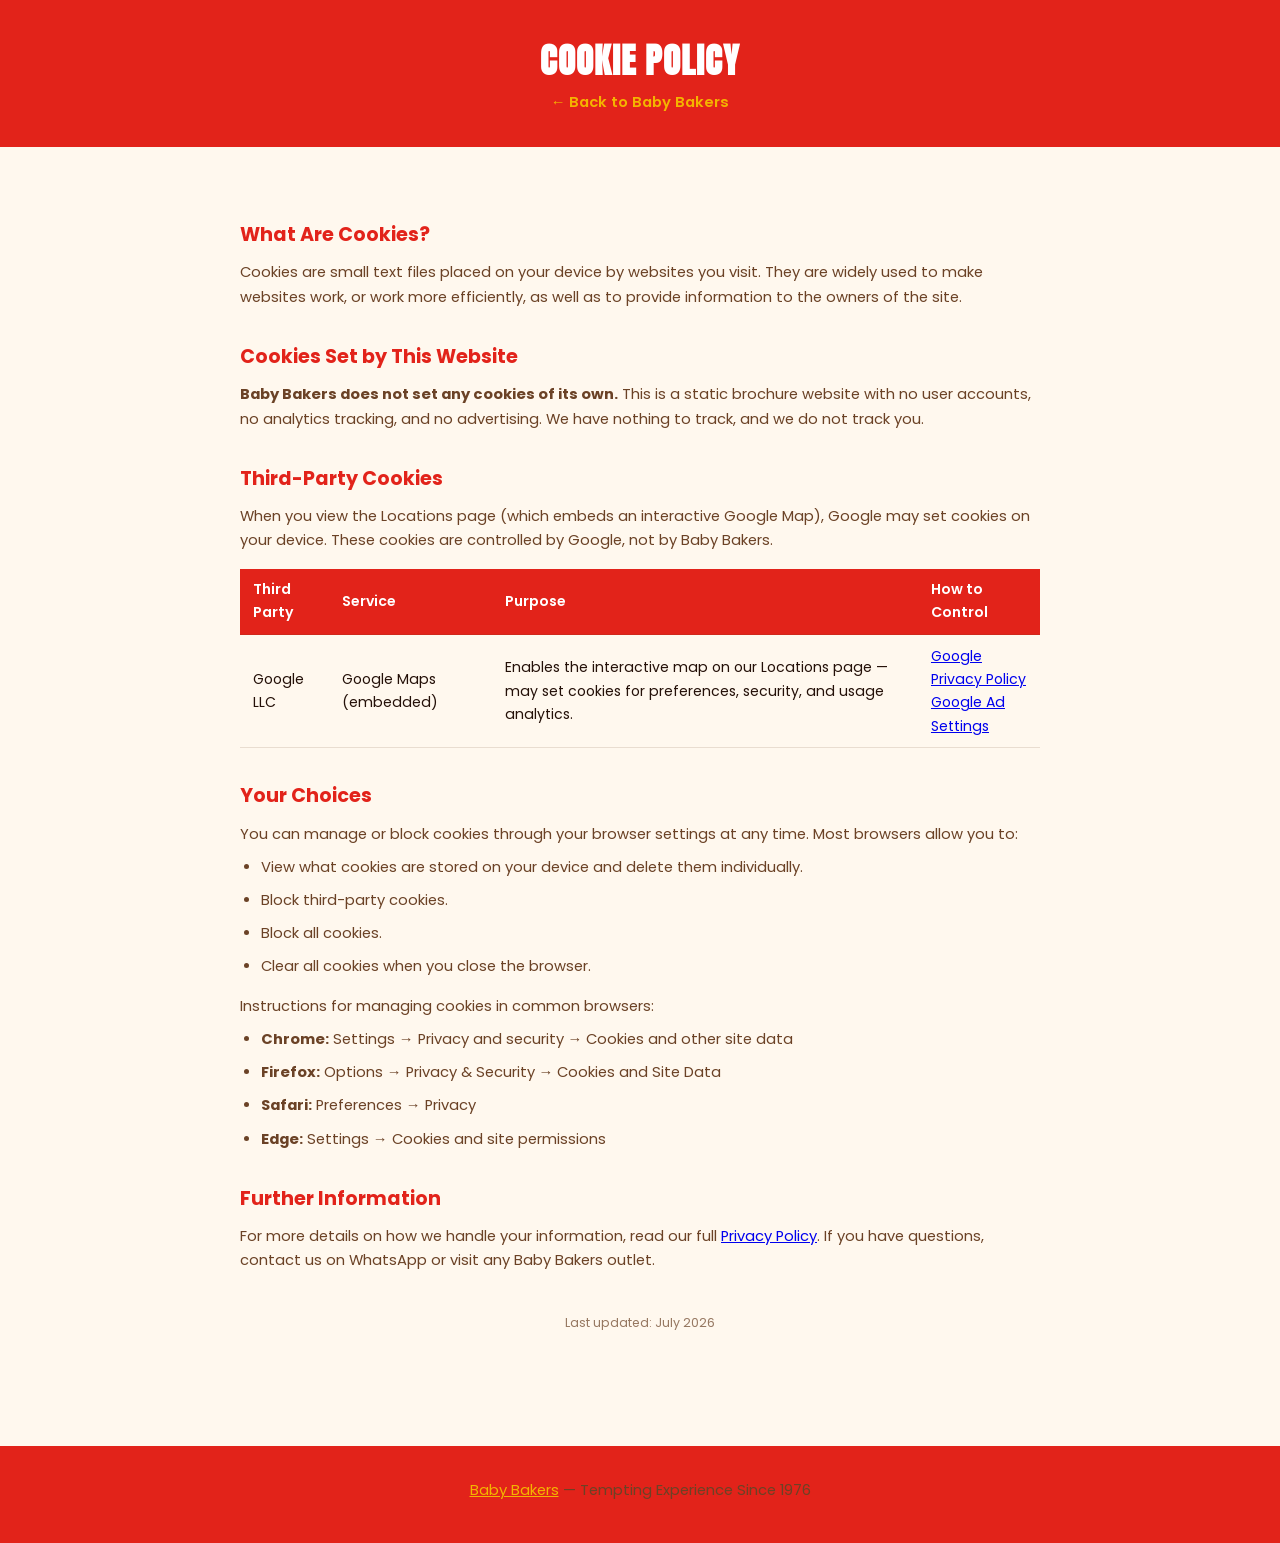
<file: cookies.html>
<!DOCTYPE html>
<html lang="en">
<head>
<meta charset="UTF-8">
<meta name="viewport" content="width=device-width, initial-scale=1.0">
<title>Cookie Policy — Baby Bakers</title>
<meta name="robots" content="noindex">
<link href="https://fonts.googleapis.com/css2?family=Anton&family=Poppins:wght@400;600;700&display=swap" rel="stylesheet">
<style>
  :root{--red:#E2231A;--gold:#F4B400;--cream:#FFF8EE;--brown:#6B4226;--ink:#241008}
  *{margin:0;padding:0;box-sizing:border-box}
  body{font-family:'Poppins',sans-serif;background:var(--cream);color:var(--ink);line-height:1.65}
  .container{width:min(800px,90%);margin:0 auto}
  header{background:var(--red);color:#fff;padding:2rem 0 1.5rem;text-align:center}
  header a{color:var(--gold);text-decoration:none;font-weight:600}
  h1{font-family:'Anton',sans-serif;font-size:clamp(1.5rem,3.5vw,2.2rem);letter-spacing:.03em;text-transform:uppercase}
  h2{color:var(--red);font-size:1.2rem;margin:2rem 0 .6rem;font-weight:700}
  p,li{font-size:.92rem;color:var(--brown);margin-bottom:.55rem}
  ul{padding-left:1.3rem;margin:.5rem 0 1rem}
  table{width:100%;border-collapse:collapse;margin:1rem 0}
  th,td{padding:.6rem .8rem;text-align:left;font-size:.88rem;border-bottom:1px solid rgba(107,66,38,.15)}
  th{background:var(--red);color:#fff;font-weight:600}
  .last-updated{font-size:.78rem;color:var(--brown);opacity:.7;margin-top:2.5rem;text-align:center}
  footer{background:var(--red);color:#fff;text-align:center;padding:2rem 0;margin-top:4rem;font-size:.85rem}
  footer a{color:var(--gold)}
</style>
</head>
<body>
<header>
  <div class="container">
    <h1>Cookie Policy</h1>
    <p><a href="index.html">&larr; Back to Baby Bakers</a></p>
  </div>
</header>

<div class="container" style="padding:2.5rem 0">

  <h2>What Are Cookies?</h2>
  <p>Cookies are small text files placed on your device by websites you visit. They are widely used to make websites work, or work more efficiently, as well as to provide information to the owners of the site.</p>

  <h2>Cookies Set by This Website</h2>
  <p><strong>Baby Bakers does not set any cookies of its own.</strong> This is a static brochure website with no user accounts, no analytics tracking, and no advertising. We have nothing to track, and we do not track you.</p>

  <h2>Third-Party Cookies</h2>
  <p>When you view the Locations page (which embeds an interactive Google Map), Google may set cookies on your device. These cookies are controlled by Google, not by Baby Bakers.</p>

  <table>
    <tr><th>Third Party</th><th>Service</th><th>Purpose</th><th>How to Control</th></tr>
    <tr>
      <td>Google LLC</td>
      <td>Google Maps (embedded)</td>
      <td>Enables the interactive map on our Locations page — may set cookies for preferences, security, and usage analytics.</td>
      <td><a href="https://policies.google.com/privacy" target="_blank" rel="noopener">Google Privacy Policy</a><br><a href="https://adssettings.google.com" target="_blank" rel="noopener">Google Ad Settings</a></td>
    </tr>
  </table>

  <h2>Your Choices</h2>
  <p>You can manage or block cookies through your browser settings at any time. Most browsers allow you to:</p>
  <ul>
    <li>View what cookies are stored on your device and delete them individually.</li>
    <li>Block third-party cookies.</li>
    <li>Block all cookies.</li>
    <li>Clear all cookies when you close the browser.</li>
  </ul>
  <p>Instructions for managing cookies in common browsers:</p>
  <ul>
    <li><strong>Chrome:</strong> Settings &rarr; Privacy and security &rarr; Cookies and other site data</li>
    <li><strong>Firefox:</strong> Options &rarr; Privacy &amp; Security &rarr; Cookies and Site Data</li>
    <li><strong>Safari:</strong> Preferences &rarr; Privacy</li>
    <li><strong>Edge:</strong> Settings &rarr; Cookies and site permissions</li>
  </ul>

  <h2>Further Information</h2>
  <p>For more details on how we handle your information, read our full <a href="privacy.html">Privacy Policy</a>. If you have questions, contact us on WhatsApp or visit any Baby Bakers outlet.</p>

  <p class="last-updated">Last updated: July 2026</p>
</div>

<footer>
  <p><a href="index.html">Baby Bakers</a> — Tempting Experience Since 1976</p>
</footer>
</body>
</html>
</file>
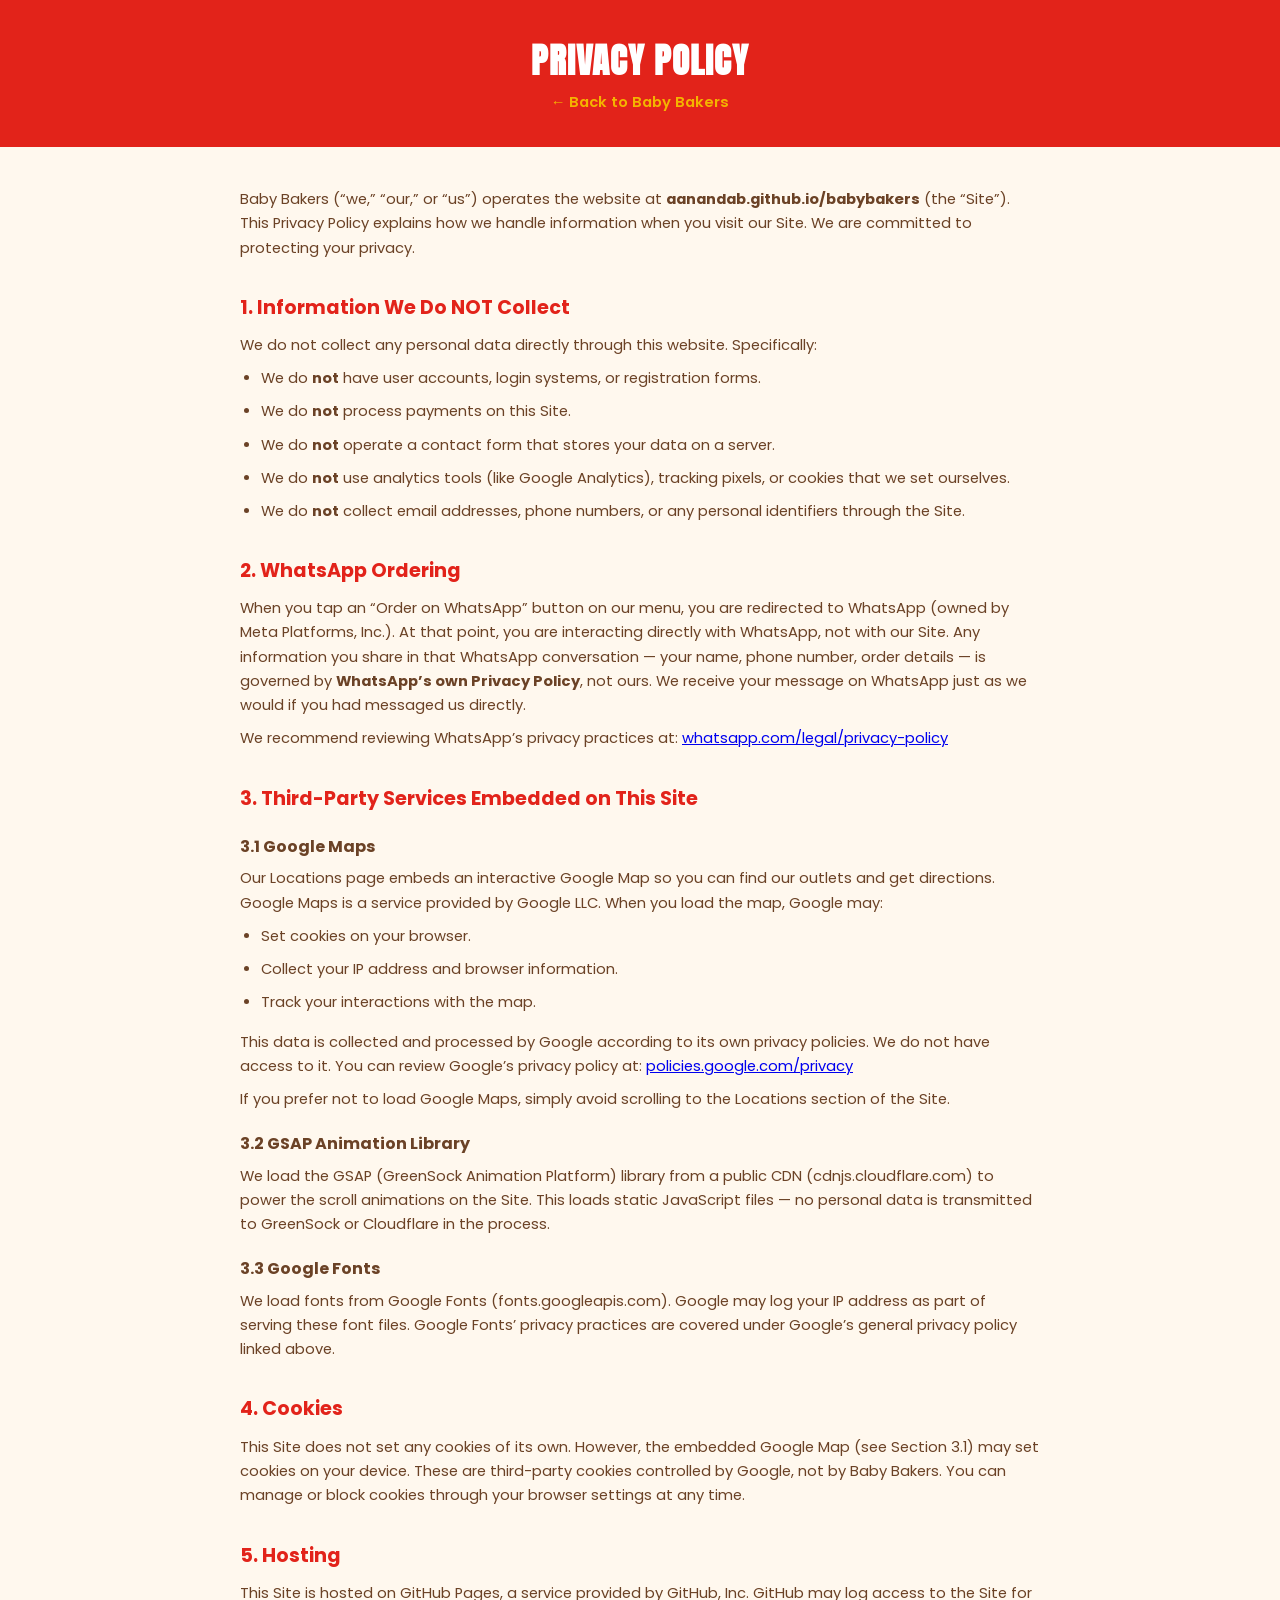
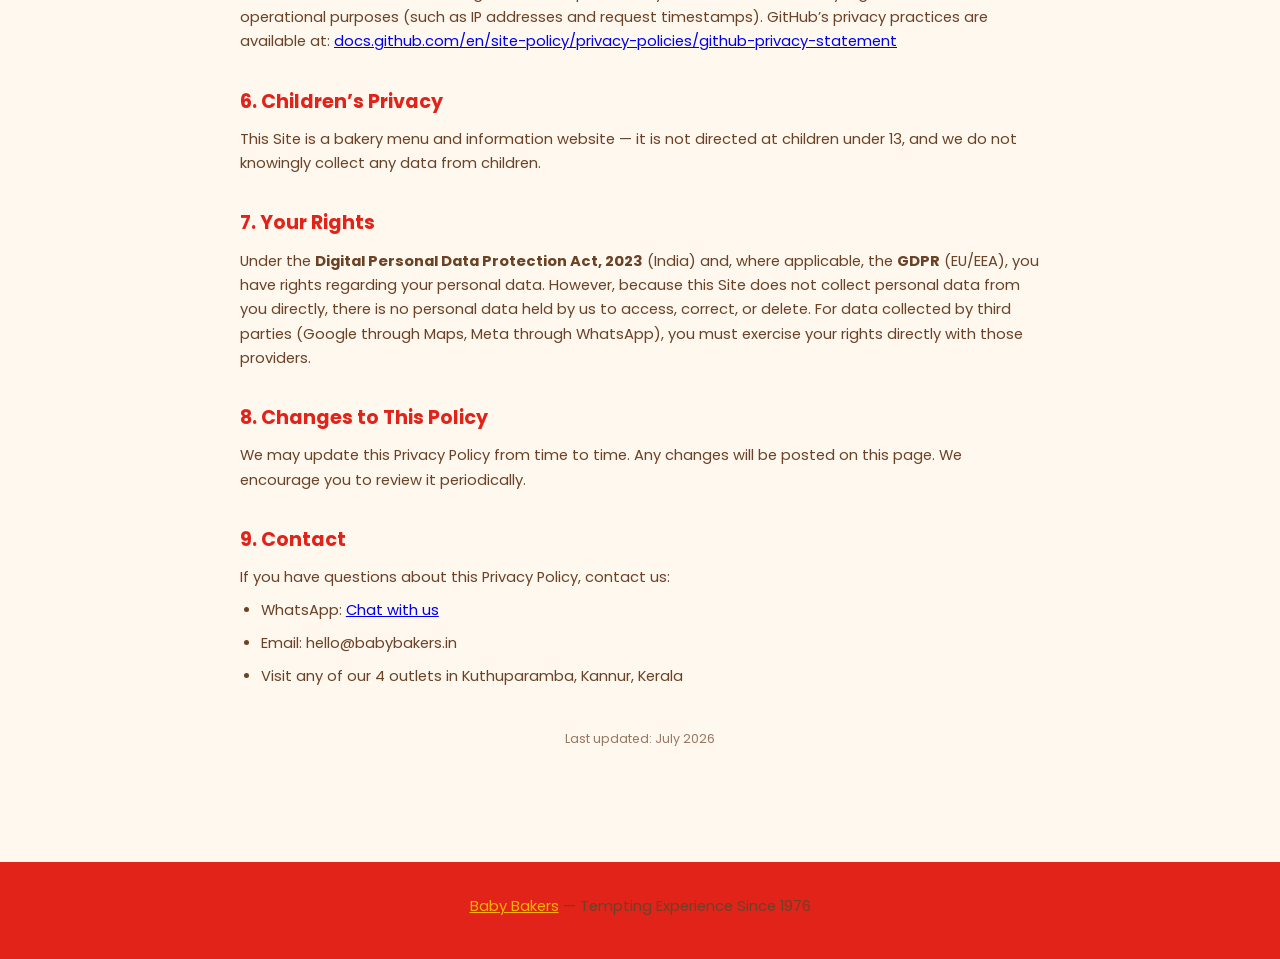
<file: privacy.html>
<!DOCTYPE html>
<html lang="en">
<head>
<meta charset="UTF-8">
<meta name="viewport" content="width=device-width, initial-scale=1.0">
<title>Privacy Policy — Baby Bakers</title>
<meta name="robots" content="noindex">
<link href="https://fonts.googleapis.com/css2?family=Anton&family=Poppins:wght@400;600;700&display=swap" rel="stylesheet">
<style>
  :root{--red:#E2231A;--gold:#F4B400;--cream:#FFF8EE;--brown:#6B4226;--ink:#241008}
  *{margin:0;padding:0;box-sizing:border-box}
  body{font-family:'Poppins',sans-serif;background:var(--cream);color:var(--ink);line-height:1.65}
  .container{width:min(800px,90%);margin:0 auto}
  header{background:var(--red);color:#fff;padding:2rem 0 1.5rem;text-align:center}
  header a{color:var(--gold);text-decoration:none;font-weight:600}
  h1{font-family:'Anton',sans-serif;font-size:clamp(1.5rem,3.5vw,2.2rem);letter-spacing:.03em;text-transform:uppercase}
  h2{color:var(--red);font-size:1.2rem;margin:2rem 0 .6rem;font-weight:700}
  h3{color:var(--brown);font-size:1rem;margin:1.2rem 0 .4rem;font-weight:700}
  p,li{font-size:.92rem;color:var(--brown);margin-bottom:.55rem}
  ul{padding-left:1.3rem;margin:.5rem 0 1rem}
  .last-updated{font-size:.78rem;color:var(--brown);opacity:.7;margin-top:2.5rem;text-align:center}
  footer{background:var(--red);color:#fff;text-align:center;padding:2rem 0;margin-top:4rem;font-size:.85rem}
  footer a{color:var(--gold)}
</style>
</head>
<body>
<header>
  <div class="container">
    <h1>Privacy Policy</h1>
    <p><a href="index.html">&larr; Back to Baby Bakers</a></p>
  </div>
</header>

<div class="container" style="padding:2.5rem 0">

  <p>Baby Bakers (&ldquo;we,&rdquo; &ldquo;our,&rdquo; or &ldquo;us&rdquo;) operates the website at <strong>aanandab.github.io/babybakers</strong> (the &ldquo;Site&rdquo;). This Privacy Policy explains how we handle information when you visit our Site. We are committed to protecting your privacy.</p>

  <h2>1. Information We Do NOT Collect</h2>
  <p>We do not collect any personal data directly through this website. Specifically:</p>
  <ul>
    <li>We do <strong>not</strong> have user accounts, login systems, or registration forms.</li>
    <li>We do <strong>not</strong> process payments on this Site.</li>
    <li>We do <strong>not</strong> operate a contact form that stores your data on a server.</li>
    <li>We do <strong>not</strong> use analytics tools (like Google Analytics), tracking pixels, or cookies that we set ourselves.</li>
    <li>We do <strong>not</strong> collect email addresses, phone numbers, or any personal identifiers through the Site.</li>
  </ul>

  <h2>2. WhatsApp Ordering</h2>
  <p>When you tap an &ldquo;Order on WhatsApp&rdquo; button on our menu, you are redirected to WhatsApp (owned by Meta Platforms, Inc.). At that point, you are interacting directly with WhatsApp, not with our Site. Any information you share in that WhatsApp conversation — your name, phone number, order details — is governed by <strong>WhatsApp&rsquo;s own Privacy Policy</strong>, not ours. We receive your message on WhatsApp just as we would if you had messaged us directly.</p>
  <p>We recommend reviewing WhatsApp&rsquo;s privacy practices at: <a href="https://www.whatsapp.com/legal/privacy-policy" target="_blank" rel="noopener">whatsapp.com/legal/privacy-policy</a></p>

  <h2>3. Third-Party Services Embedded on This Site</h2>

  <h3>3.1 Google Maps</h3>
  <p>Our Locations page embeds an interactive Google Map so you can find our outlets and get directions. Google Maps is a service provided by Google LLC. When you load the map, Google may:</p>
  <ul>
    <li>Set cookies on your browser.</li>
    <li>Collect your IP address and browser information.</li>
    <li>Track your interactions with the map.</li>
  </ul>
  <p>This data is collected and processed by Google according to its own privacy policies. We do not have access to it. You can review Google&rsquo;s privacy policy at: <a href="https://policies.google.com/privacy" target="_blank" rel="noopener">policies.google.com/privacy</a></p>
  <p>If you prefer not to load Google Maps, simply avoid scrolling to the Locations section of the Site.</p>

  <h3>3.2 GSAP Animation Library</h3>
  <p>We load the GSAP (GreenSock Animation Platform) library from a public CDN (cdnjs.cloudflare.com) to power the scroll animations on the Site. This loads static JavaScript files — no personal data is transmitted to GreenSock or Cloudflare in the process.</p>

  <h3>3.3 Google Fonts</h3>
  <p>We load fonts from Google Fonts (fonts.googleapis.com). Google may log your IP address as part of serving these font files. Google Fonts&rsquo; privacy practices are covered under Google&rsquo;s general privacy policy linked above.</p>

  <h2>4. Cookies</h2>
  <p>This Site does not set any cookies of its own. However, the embedded Google Map (see Section 3.1) may set cookies on your device. These are third-party cookies controlled by Google, not by Baby Bakers. You can manage or block cookies through your browser settings at any time.</p>

  <h2>5. Hosting</h2>
  <p>This Site is hosted on GitHub Pages, a service provided by GitHub, Inc. GitHub may log access to the Site for operational purposes (such as IP addresses and request timestamps). GitHub&rsquo;s privacy practices are available at: <a href="https://docs.github.com/en/site-policy/privacy-policies/github-privacy-statement" target="_blank" rel="noopener">docs.github.com/en/site-policy/privacy-policies/github-privacy-statement</a></p>

  <h2>6. Children&rsquo;s Privacy</h2>
  <p>This Site is a bakery menu and information website — it is not directed at children under 13, and we do not knowingly collect any data from children.</p>

  <h2>7. Your Rights</h2>
  <p>Under the <strong>Digital Personal Data Protection Act, 2023</strong> (India) and, where applicable, the <strong>GDPR</strong> (EU/EEA), you have rights regarding your personal data. However, because this Site does not collect personal data from you directly, there is no personal data held by us to access, correct, or delete. For data collected by third parties (Google through Maps, Meta through WhatsApp), you must exercise your rights directly with those providers.</p>

  <h2>8. Changes to This Policy</h2>
  <p>We may update this Privacy Policy from time to time. Any changes will be posted on this page. We encourage you to review it periodically.</p>

  <h2>9. Contact</h2>
  <p>If you have questions about this Privacy Policy, contact us:</p>
  <ul>
    <li>WhatsApp: <a href="https://wa.me/910000000000" target="_blank" rel="noopener">Chat with us</a></li>
    <li>Email: hello@babybakers.in</li>
    <li>Visit any of our 4 outlets in Kuthuparamba, Kannur, Kerala</li>
  </ul>

  <p class="last-updated">Last updated: July 2026</p>
</div>

<footer>
  <p><a href="index.html">Baby Bakers</a> — Tempting Experience Since 1976</p>
</footer>
</body>
</html>
</file>
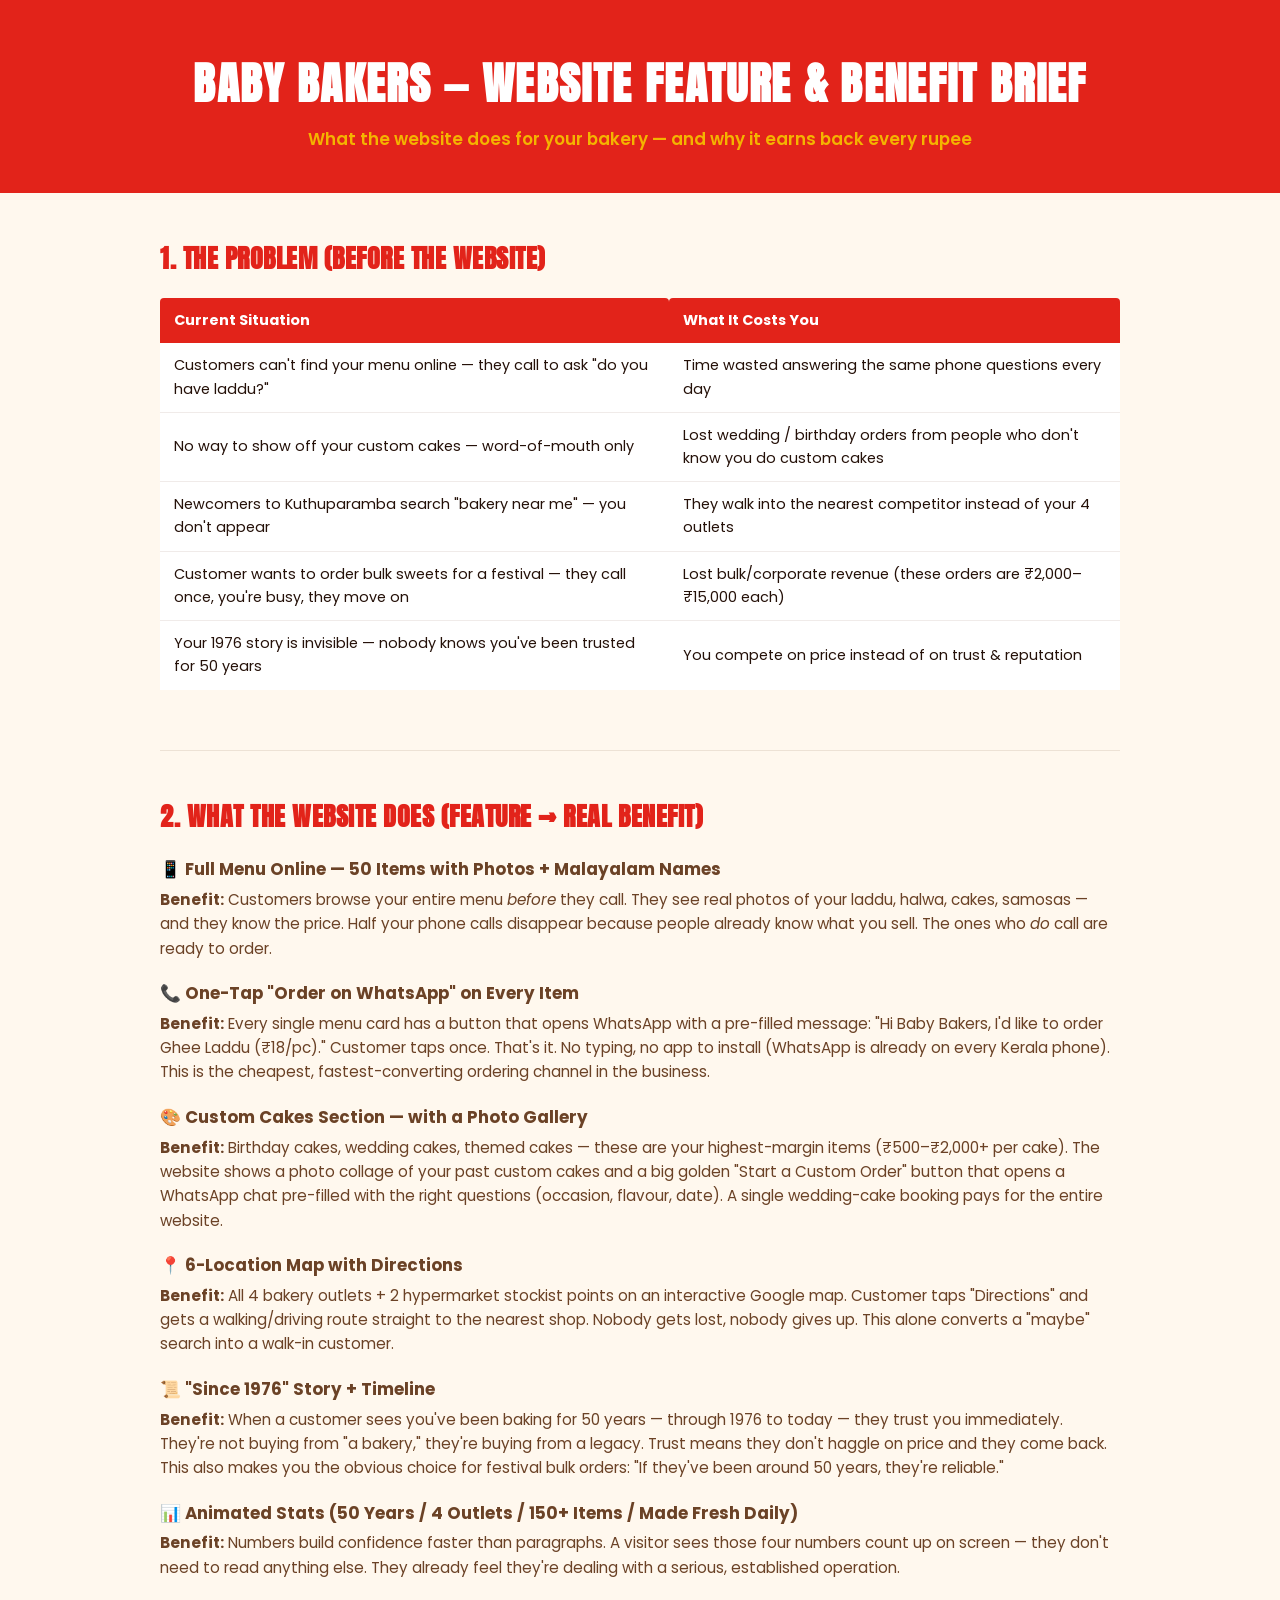
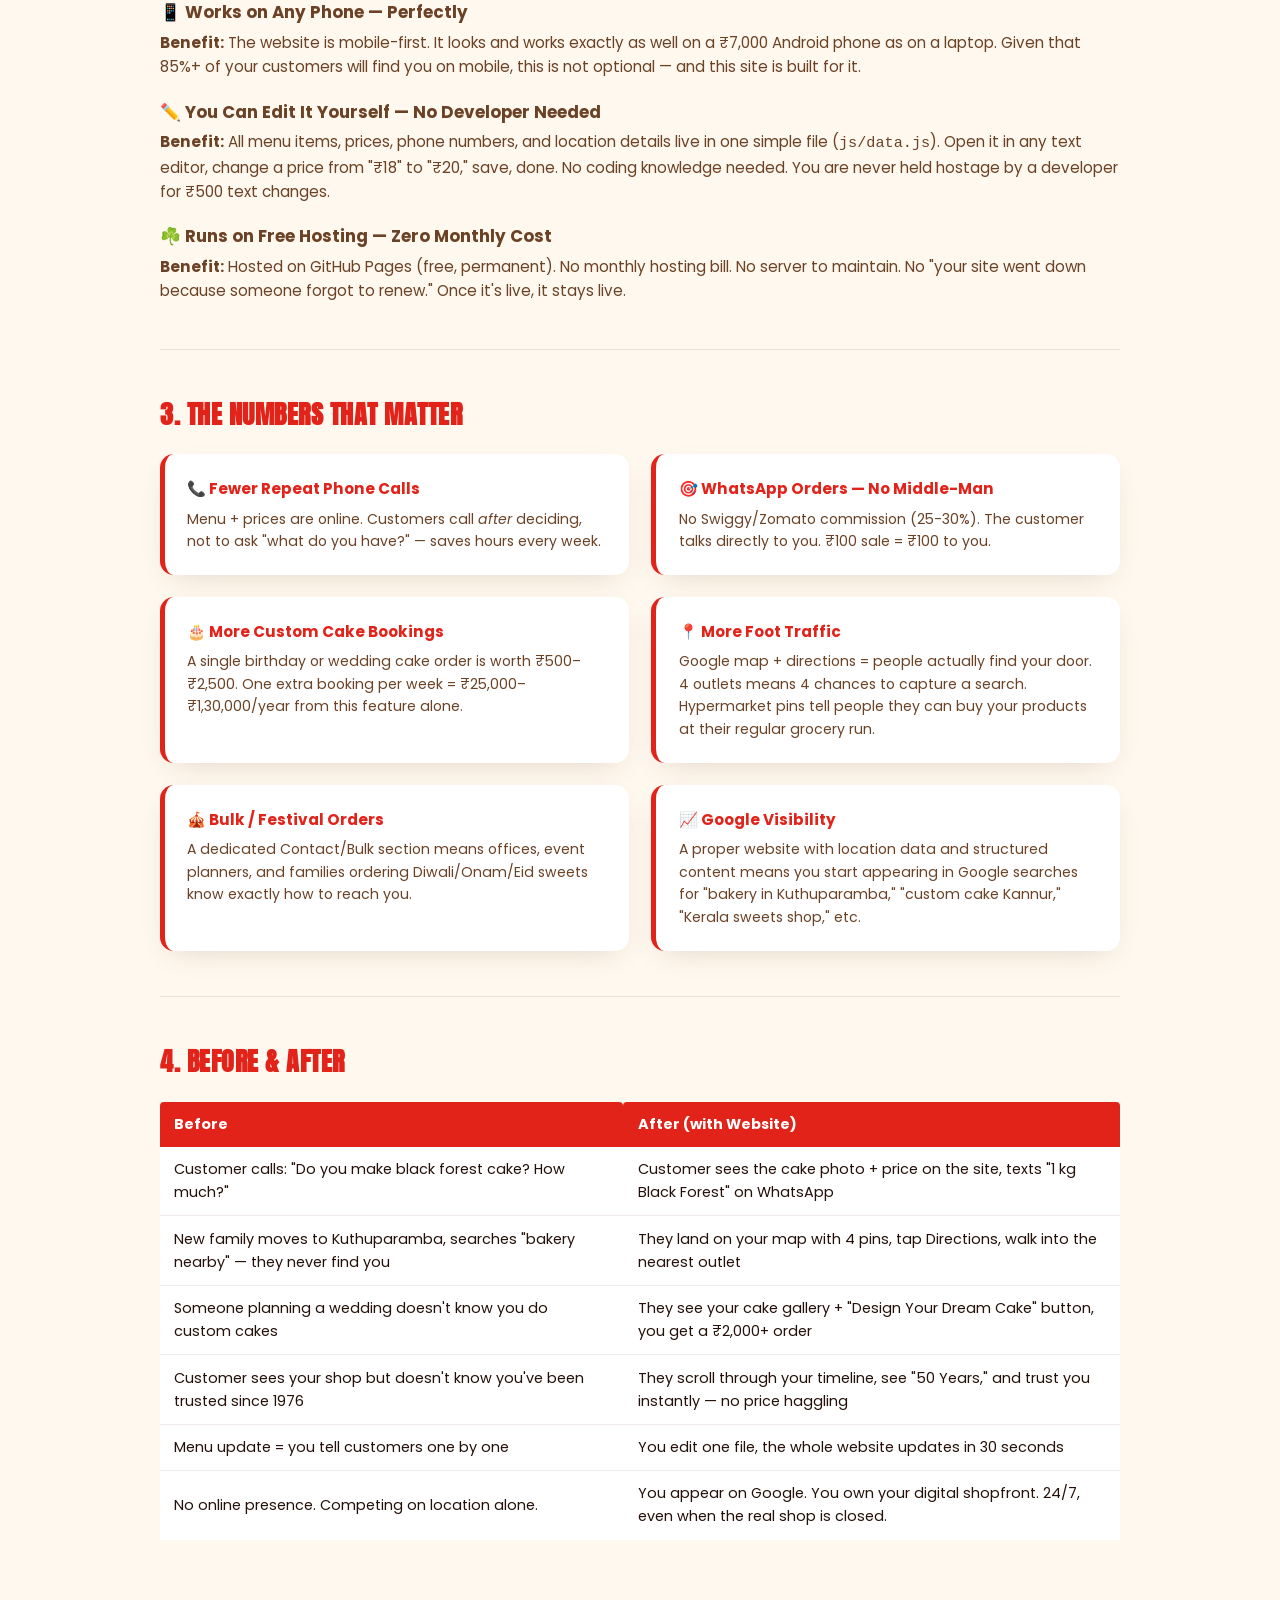
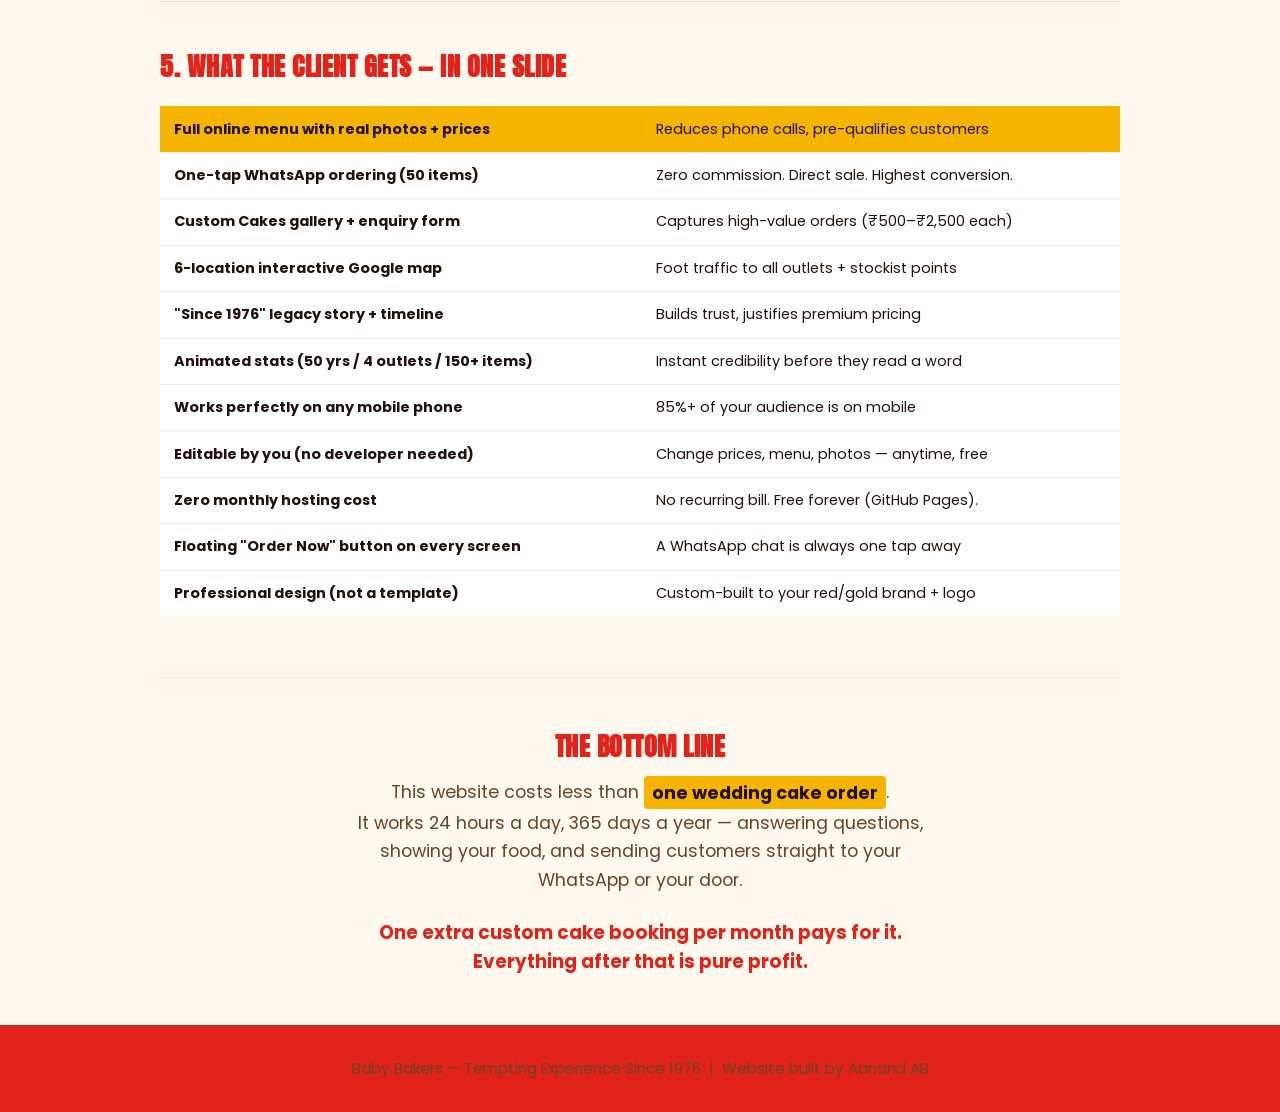
<file: proposal.html>
<!DOCTYPE html>
<html lang="en">
<head>
<meta charset="UTF-8">
<meta name="viewport" content="width=device-width, initial-scale=1.0">
<title>Baby Bakers — Website Proposal & Feature Brief</title>
<link href="https://fonts.googleapis.com/css2?family=Anton&family=Poppins:wght@400;600;700;800&display=swap" rel="stylesheet">
<style>
  :root{--red:#E2231A;--gold:#F4B400;--cream:#FFF8EE;--brown:#6B4226;--ink:#241008}
  *{margin:0;padding:0;box-sizing:border-box}
  body{font-family:'Poppins',sans-serif;background:var(--cream);color:var(--ink);line-height:1.6}
  .container{width:min(960px,92%);margin:0 auto}
  header{background:var(--red);color:#fff;padding:3rem 0 2.5rem;text-align:center}
  header h1{font-family:'Anton',sans-serif;font-size:clamp(1.8rem,5vw,2.8rem);letter-spacing:.03em;text-transform:uppercase}
  header .sub{color:var(--gold);font-size:1.05rem;margin-top:.4rem;font-weight:600}
  section{padding:2.8rem 0;border-bottom:1px solid rgba(107,66,38,.12)}
  section:last-child{border:none}
  h2{font-family:'Anton',sans-serif;color:var(--red);font-size:1.6rem;text-transform:uppercase;letter-spacing:.02em;margin-bottom:1.2rem}
  h3{font-weight:700;font-size:1.05rem;color:var(--brown);margin:1.2rem 0 .3rem}
  p,li{color:var(--brown);font-size:.95rem}
  ul{padding-left:1.3rem;margin:.5rem 0 1rem}
  li{margin-bottom:.35rem}
  .benefit-grid{display:grid;grid-template-columns:1fr 1fr;gap:1.4rem;margin-top:1rem}
  .card{background:#fff;border-radius:14px;padding:1.4rem;box-shadow:0 10px 28px -14px rgba(107,66,38,.25);border-left:5px solid var(--red)}
  .card h4{color:var(--red);font-weight:700;margin-bottom:.4rem;font-size:.95rem}
  .card p{font-size:.88rem;color:var(--brown)}
  table{width:100%;border-collapse:collapse;margin:1rem 0}
  th,td{padding:.7rem .9rem;text-align:left;font-size:.9rem}
  th{background:var(--red);color:#fff;font-weight:700;border-radius:4px 4px 0 0}
  td{background:#fff;border-bottom:1px solid rgba(107,66,38,.1)}
  tr:last-child td{border-bottom:none}
  .highlight{background:var(--gold);color:var(--ink);font-weight:700;padding:.15rem .5rem;border-radius:4px;display:inline-block}
  .cta-strip{text-align:center;padding:3rem 0 1.5rem}
  .cta-strip p{font-size:1.1rem;color:var(--brown);max-width:580px;margin:0 auto 1.5rem}
  footer{background:var(--red);color:#fff;text-align:center;padding:2rem 0;font-size:.85rem}
  footer a{color:var(--gold)}
  @media(max-width:600px){.benefit-grid{grid-template-columns:1fr}}
  @media print{
    body{background:#fff}
    header,footer{-webkit-print-color-adjust:exact;print-color-adjust:exact}
    .benefit-grid{grid-template-columns:1fr 1fr}
  }
</style>
</head>
<body>

<header>
  <div class="container">
    <h1>Baby Bakers — Website Feature &amp; Benefit Brief</h1>
    <p class="sub">What the website does for your bakery — and why it earns back every rupee</p>
  </div>
</header>

<div class="container">

<!-- ===== SECTION 1: THE PROBLEM ===== -->
<section>
  <h2>1. The Problem (Before the Website)</h2>
  <table>
    <tr><th>Current Situation</th><th>What It Costs You</th></tr>
    <tr><td>Customers can't find your menu online — they call to ask "do you have laddu?"</td><td>Time wasted answering the same phone questions every day</td></tr>
    <tr><td>No way to show off your custom cakes &mdash; word-of-mouth only</td><td>Lost wedding / birthday orders from people who don't know you do custom cakes</td></tr>
    <tr><td>Newcomers to Kuthuparamba search "bakery near me" &mdash; you don't appear</td><td>They walk into the nearest competitor instead of your 4 outlets</td></tr>
    <tr><td>Customer wants to order bulk sweets for a festival — they call once, you're busy, they move on</td><td>Lost bulk/corporate revenue (these orders are ₹2,000–₹15,000 each)</td></tr>
    <tr><td>Your 1976 story is invisible — nobody knows you've been trusted for 50 years</td><td>You compete on price instead of on trust &amp; reputation</td></tr>
  </table>
</section>

<!-- ===== SECTION 2: THE SOLUTION ===== -->
<section>
  <h2>2. What the Website Does (Feature &rarr; Real Benefit)</h2>

  <h3>&#x1f4f1; Full Menu Online — 50 Items with Photos + Malayalam Names</h3>
  <p><strong>Benefit:</strong> Customers browse your entire menu <em>before</em> they call. They see real photos of your laddu, halwa, cakes, samosas — and they know the price. Half your phone calls disappear because people already know what you sell. The ones who <em>do</em> call are ready to order.</p>

  <h3>&#x1f4de; One-Tap "Order on WhatsApp" on Every Item</h3>
  <p><strong>Benefit:</strong> Every single menu card has a button that opens WhatsApp with a pre-filled message: "Hi Baby Bakers, I'd like to order Ghee Laddu (₹18/pc)." Customer taps once. That's it. No typing, no app to install (WhatsApp is already on every Kerala phone). This is the cheapest, fastest-converting ordering channel in the business.</p>

  <h3>&#x1f3a8; Custom Cakes Section — with a Photo Gallery</h3>
  <p><strong>Benefit:</strong> Birthday cakes, wedding cakes, themed cakes — these are your highest-margin items (₹500–₹2,000+ per cake). The website shows a photo collage of your past custom cakes and a big golden "Start a Custom Order" button that opens a WhatsApp chat pre-filled with the right questions (occasion, flavour, date). A single wedding-cake booking pays for the entire website.</p>

  <h3>&#x1f4cd; 6-Location Map with Directions</h3>
  <p><strong>Benefit:</strong> All 4 bakery outlets + 2 hypermarket stockist points on an interactive Google map. Customer taps "Directions" and gets a walking/driving route straight to the nearest shop. Nobody gets lost, nobody gives up. This alone converts a "maybe" search into a walk-in customer.</p>

  <h3>&#x1f4dc; "Since 1976" Story + Timeline</h3>
  <p><strong>Benefit:</strong> When a customer sees you've been baking for 50 years — through 1976 to today — they trust you immediately. They're not buying from "a bakery," they're buying from a legacy. Trust means they don't haggle on price and they come back. This also makes you the obvious choice for festival bulk orders: "If they've been around 50 years, they're reliable."</p>

  <h3>&#x1f4ca; Animated Stats (50 Years / 4 Outlets / 150+ Items / Made Fresh Daily)</h3>
  <p><strong>Benefit:</strong> Numbers build confidence faster than paragraphs. A visitor sees those four numbers count up on screen — they don't need to read anything else. They already feel they're dealing with a serious, established operation.</p>

  <h3>&#x1f4f1; Works on Any Phone — Perfectly</h3>
  <p><strong>Benefit:</strong> The website is mobile-first. It looks and works exactly as well on a ₹7,000 Android phone as on a laptop. Given that 85%+ of your customers will find you on mobile, this is not optional — and this site is built for it.</p>

  <h3>&#x270f;&#xfe0f; You Can Edit It Yourself — No Developer Needed</h3>
  <p><strong>Benefit:</strong> All menu items, prices, phone numbers, and location details live in one simple file (<code>js/data.js</code>). Open it in any text editor, change a price from "₹18" to "₹20," save, done. No coding knowledge needed. You are never held hostage by a developer for ₹500 text changes.</p>

  <h3>&#x2618;&#xfe0f; Runs on Free Hosting — Zero Monthly Cost</h3>
  <p><strong>Benefit:</strong> Hosted on GitHub Pages (free, permanent). No monthly hosting bill. No server to maintain. No "your site went down because someone forgot to renew." Once it's live, it stays live.</p>
</section>

<!-- ===== SECTION 3: BUSINESS IMPACT ===== -->
<section>
  <h2>3. The Numbers That Matter</h2>
  <div class="benefit-grid">
    <div class="card">
      <h4>&#x1f4de; Fewer Repeat Phone Calls</h4>
      <p>Menu + prices are online. Customers call <em>after</em> deciding, not to ask "what do you have?" — saves hours every week.</p>
    </div>
    <div class="card">
      <h4>&#x1f3af; WhatsApp Orders — No Middle-Man</h4>
      <p>No Swiggy/Zomato commission (25-30%). The customer talks directly to you. ₹100 sale = ₹100 to you.</p>
    </div>
    <div class="card">
      <h4>&#x1f382; More Custom Cake Bookings</h4>
      <p>A single birthday or wedding cake order is worth ₹500–₹2,500. One extra booking per week = ₹25,000–₹1,30,000/year from this feature alone.</p>
    </div>
    <div class="card">
      <h4>&#x1f4cd; More Foot Traffic</h4>
      <p>Google map + directions = people actually find your door. 4 outlets means 4 chances to capture a search. Hypermarket pins tell people they can buy your products at their regular grocery run.</p>
    </div>
    <div class="card">
      <h4>&#x1f3aa; Bulk / Festival Orders</h4>
      <p>A dedicated Contact/Bulk section means offices, event planners, and families ordering Diwali/Onam/Eid sweets know exactly how to reach you.</p>
    </div>
    <div class="card">
      <h4>&#x1f4c8; Google Visibility</h4>
      <p>A proper website with location data and structured content means you start appearing in Google searches for "bakery in Kuthuparamba," "custom cake Kannur," "Kerala sweets shop," etc.</p>
    </div>
  </div>
</section>

<!-- ===== SECTION 4: COMPARISON ===== -->
<section>
  <h2>4. Before &amp; After</h2>
  <table>
    <tr><th>Before</th><th>After (with Website)</th></tr>
    <tr><td>Customer calls: "Do you make black forest cake? How much?"</td><td>Customer sees the cake photo + price on the site, texts "1 kg Black Forest" on WhatsApp</td></tr>
    <tr><td>New family moves to Kuthuparamba, searches "bakery nearby" — they never find you</td><td>They land on your map with 4 pins, tap Directions, walk into the nearest outlet</td></tr>
    <tr><td>Someone planning a wedding doesn't know you do custom cakes</td><td>They see your cake gallery + "Design Your Dream Cake" button, you get a ₹2,000+ order</td></tr>
    <tr><td>Customer sees your shop but doesn't know you've been trusted since 1976</td><td>They scroll through your timeline, see "50 Years," and trust you instantly — no price haggling</td></tr>
    <tr><td>Menu update = you tell customers one by one</td><td>You edit one file, the whole website updates in 30 seconds</td></tr>
    <tr><td>No online presence. Competing on location alone.</td><td>You appear on Google. You own your digital shopfront. 24/7, even when the real shop is closed.</td></tr>
  </table>
</section>

<!-- ===== SECTION 5: SUMMARY ===== -->
<section>
  <h2>5. What the Client Gets — In One Slide</h2>
  <table>
    <tr><td style="font-weight:700;background:var(--gold);color:var(--ink)">Full online menu with real photos + prices</td><td style="background:var(--gold);color:var(--ink)">Reduces phone calls, pre-qualifies customers</td></tr>
    <tr><td style="font-weight:700">One-tap WhatsApp ordering (50 items)</td><td>Zero commission. Direct sale. Highest conversion.</td></tr>
    <tr><td style="font-weight:700">Custom Cakes gallery + enquiry form</td><td>Captures high-value orders (₹500–₹2,500 each)</td></tr>
    <tr><td style="font-weight:700">6-location interactive Google map</td><td>Foot traffic to all outlets + stockist points</td></tr>
    <tr><td style="font-weight:700">"Since 1976" legacy story + timeline</td><td>Builds trust, justifies premium pricing</td></tr>
    <tr><td style="font-weight:700">Animated stats (50 yrs / 4 outlets / 150+ items)</td><td>Instant credibility before they read a word</td></tr>
    <tr><td style="font-weight:700">Works perfectly on any mobile phone</td><td>85%+ of your audience is on mobile</td></tr>
    <tr><td style="font-weight:700">Editable by you (no developer needed)</td><td>Change prices, menu, photos — anytime, free</td></tr>
    <tr><td style="font-weight:700">Zero monthly hosting cost</td><td>No recurring bill. Free forever (GitHub Pages).</td></tr>
    <tr><td style="font-weight:700">Floating "Order Now" button on every screen</td><td>A WhatsApp chat is always one tap away</td></tr>
    <tr><td style="font-weight:700">Professional design (not a template)</td><td>Custom-built to your red/gold brand + logo</td></tr>
  </table>
</section>

<!-- ===== SECTION 6: CLOSING ===== -->
<div class="cta-strip">
  <h2 style="margin-bottom:.6rem">The Bottom Line</h2>
  <p>
    This website costs less than <span class="highlight">one wedding cake order</span>.
    <br>It works 24 hours a day, 365 days a year — answering questions, showing your food,
    and sending customers straight to your WhatsApp or your door.
  </p>
  <p style="font-weight:700;font-size:1.15rem;color:var(--red)">
    One extra custom cake booking per month pays for it.
    Everything after that is pure profit.
  </p>
</div>

</div><!-- /container -->

<footer>
  <p>Baby Bakers — Tempting Experience Since 1976 &nbsp;|&nbsp; Website built by Aanand AB</p>
</footer>

</body>
</html>
</file>
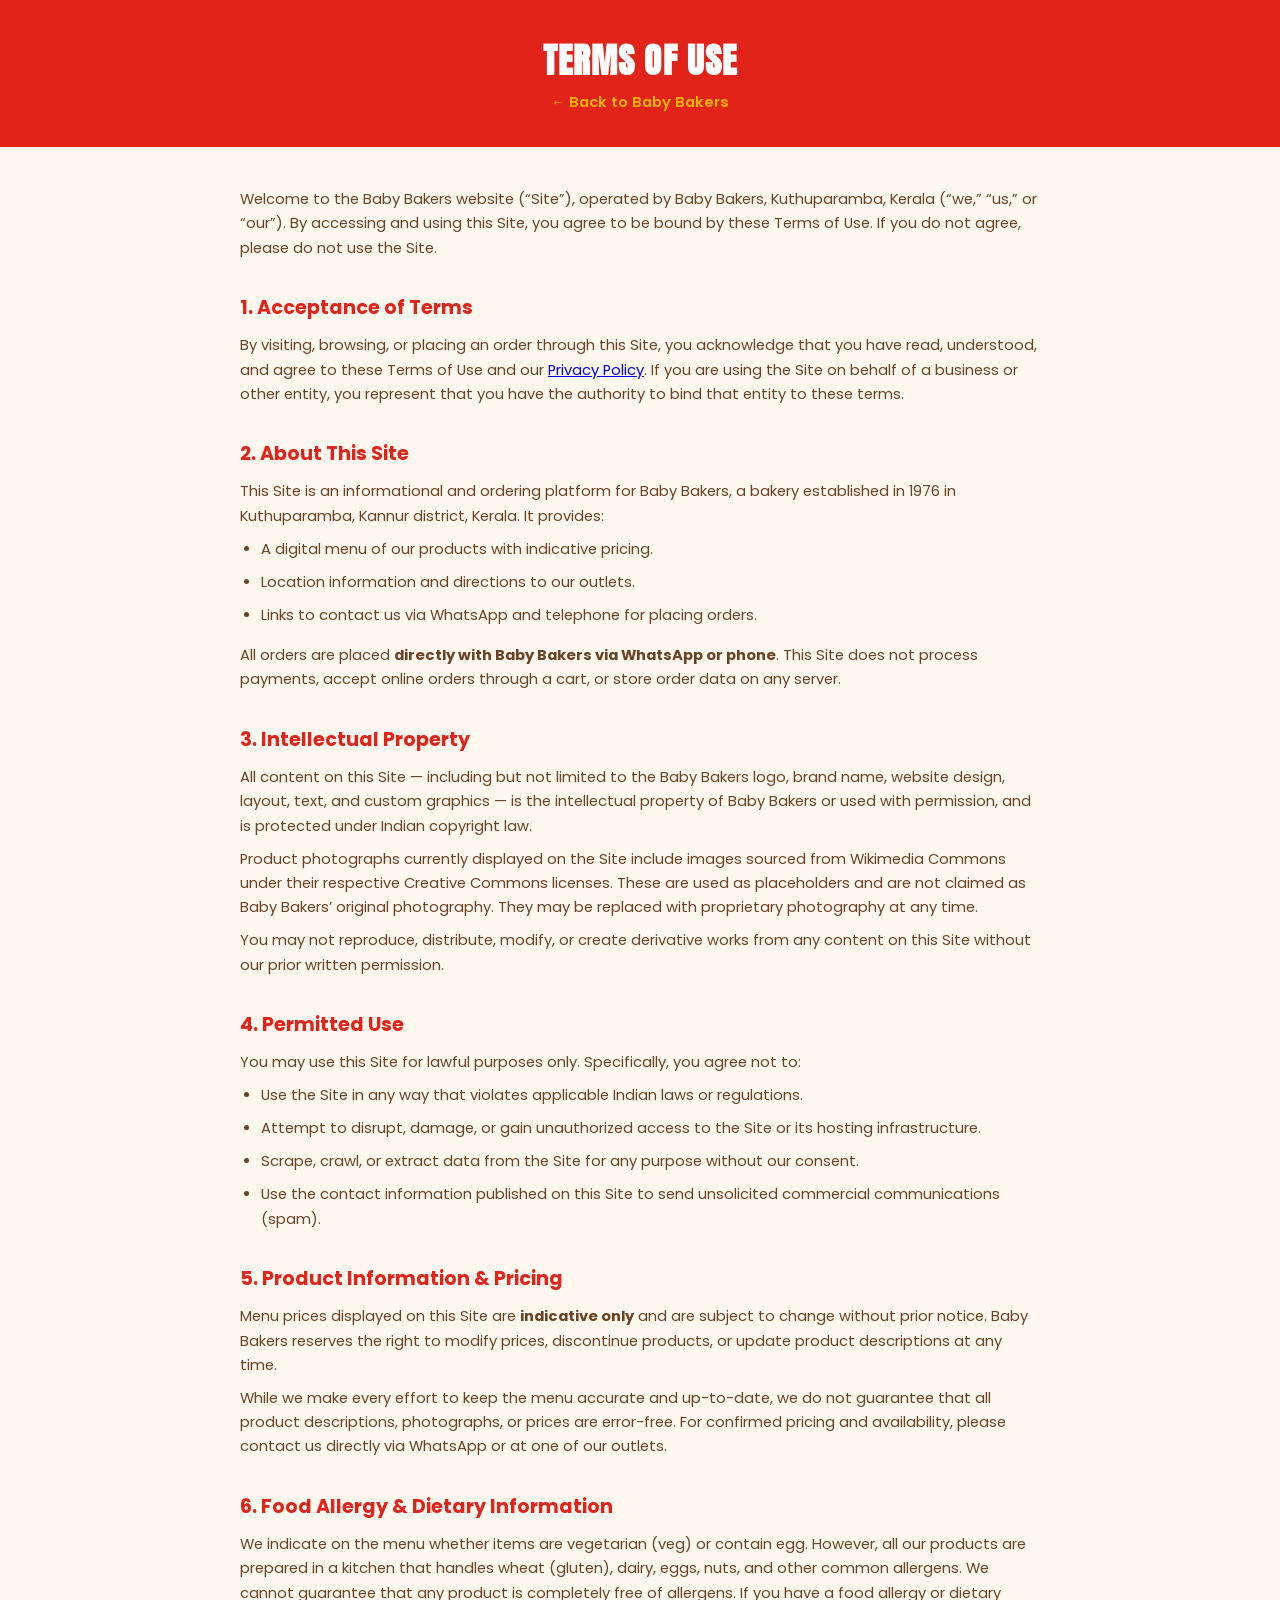
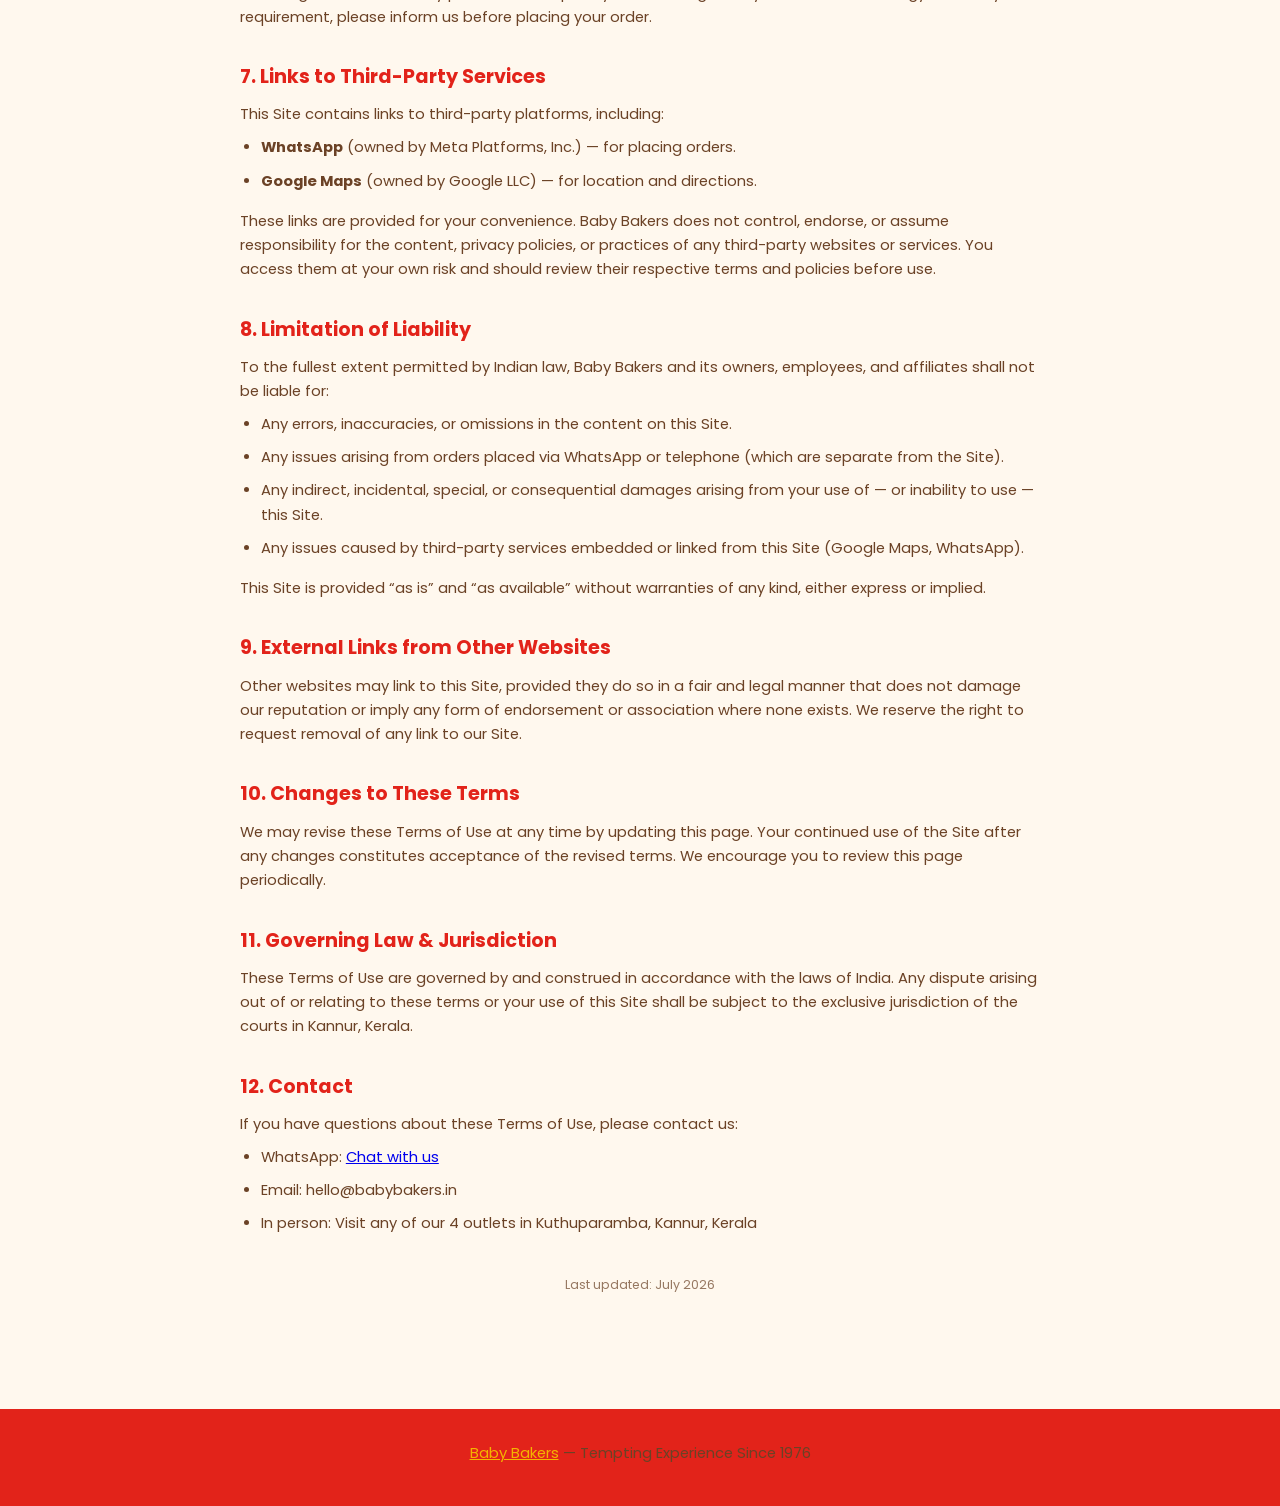
<file: terms.html>
<!DOCTYPE html>
<html lang="en">
<head>
<meta charset="UTF-8">
<meta name="viewport" content="width=device-width, initial-scale=1.0">
<title>Terms of Use — Baby Bakers</title>
<meta name="robots" content="noindex">
<link href="https://fonts.googleapis.com/css2?family=Anton&family=Poppins:wght@400;600;700&display=swap" rel="stylesheet">
<style>
  :root{--red:#E2231A;--gold:#F4B400;--cream:#FFF8EE;--brown:#6B4226;--ink:#241008}
  *{margin:0;padding:0;box-sizing:border-box}
  body{font-family:'Poppins',sans-serif;background:var(--cream);color:var(--ink);line-height:1.65}
  .container{width:min(800px,90%);margin:0 auto}
  header{background:var(--red);color:#fff;padding:2rem 0 1.5rem;text-align:center}
  header a{color:var(--gold);text-decoration:none;font-weight:600}
  h1{font-family:'Anton',sans-serif;font-size:clamp(1.5rem,3.5vw,2.2rem);letter-spacing:.03em;text-transform:uppercase}
  h2{color:var(--red);font-size:1.2rem;margin:2rem 0 .6rem;font-weight:700}
  p,li{font-size:.92rem;color:var(--brown);margin-bottom:.55rem}
  ul{padding-left:1.3rem;margin:.5rem 0 1rem}
  .last-updated{font-size:.78rem;color:var(--brown);opacity:.7;margin-top:2.5rem;text-align:center}
  footer{background:var(--red);color:#fff;text-align:center;padding:2rem 0;margin-top:4rem;font-size:.85rem}
  footer a{color:var(--gold)}
</style>
</head>
<body>
<header>
  <div class="container">
    <h1>Terms of Use</h1>
    <p><a href="index.html">&larr; Back to Baby Bakers</a></p>
  </div>
</header>

<div class="container" style="padding:2.5rem 0">

  <p>Welcome to the Baby Bakers website (&ldquo;Site&rdquo;), operated by Baby Bakers, Kuthuparamba, Kerala (&ldquo;we,&rdquo; &ldquo;us,&rdquo; or &ldquo;our&rdquo;). By accessing and using this Site, you agree to be bound by these Terms of Use. If you do not agree, please do not use the Site.</p>

  <h2>1. Acceptance of Terms</h2>
  <p>By visiting, browsing, or placing an order through this Site, you acknowledge that you have read, understood, and agree to these Terms of Use and our <a href="privacy.html">Privacy Policy</a>. If you are using the Site on behalf of a business or other entity, you represent that you have the authority to bind that entity to these terms.</p>

  <h2>2. About This Site</h2>
  <p>This Site is an informational and ordering platform for Baby Bakers, a bakery established in 1976 in Kuthuparamba, Kannur district, Kerala. It provides:</p>
  <ul>
    <li>A digital menu of our products with indicative pricing.</li>
    <li>Location information and directions to our outlets.</li>
    <li>Links to contact us via WhatsApp and telephone for placing orders.</li>
  </ul>
  <p>All orders are placed <strong>directly with Baby Bakers via WhatsApp or phone</strong>. This Site does not process payments, accept online orders through a cart, or store order data on any server.</p>

  <h2>3. Intellectual Property</h2>
  <p>All content on this Site — including but not limited to the Baby Bakers logo, brand name, website design, layout, text, and custom graphics — is the intellectual property of Baby Bakers or used with permission, and is protected under Indian copyright law.</p>
  <p>Product photographs currently displayed on the Site include images sourced from Wikimedia Commons under their respective Creative Commons licenses. These are used as placeholders and are not claimed as Baby Bakers&rsquo; original photography. They may be replaced with proprietary photography at any time.</p>
  <p>You may not reproduce, distribute, modify, or create derivative works from any content on this Site without our prior written permission.</p>

  <h2>4. Permitted Use</h2>
  <p>You may use this Site for lawful purposes only. Specifically, you agree not to:</p>
  <ul>
    <li>Use the Site in any way that violates applicable Indian laws or regulations.</li>
    <li>Attempt to disrupt, damage, or gain unauthorized access to the Site or its hosting infrastructure.</li>
    <li>Scrape, crawl, or extract data from the Site for any purpose without our consent.</li>
    <li>Use the contact information published on this Site to send unsolicited commercial communications (spam).</li>
  </ul>

  <h2>5. Product Information &amp; Pricing</h2>
  <p>Menu prices displayed on this Site are <strong>indicative only</strong> and are subject to change without prior notice. Baby Bakers reserves the right to modify prices, discontinue products, or update product descriptions at any time.</p>
  <p>While we make every effort to keep the menu accurate and up-to-date, we do not guarantee that all product descriptions, photographs, or prices are error-free. For confirmed pricing and availability, please contact us directly via WhatsApp or at one of our outlets.</p>

  <h2>6. Food Allergy &amp; Dietary Information</h2>
  <p>We indicate on the menu whether items are vegetarian (veg) or contain egg. However, all our products are prepared in a kitchen that handles wheat (gluten), dairy, eggs, nuts, and other common allergens. We cannot guarantee that any product is completely free of allergens. If you have a food allergy or dietary requirement, please inform us before placing your order.</p>

  <h2>7. Links to Third-Party Services</h2>
  <p>This Site contains links to third-party platforms, including:</p>
  <ul>
    <li><strong>WhatsApp</strong> (owned by Meta Platforms, Inc.) — for placing orders.</li>
    <li><strong>Google Maps</strong> (owned by Google LLC) — for location and directions.</li>
  </ul>
  <p>These links are provided for your convenience. Baby Bakers does not control, endorse, or assume responsibility for the content, privacy policies, or practices of any third-party websites or services. You access them at your own risk and should review their respective terms and policies before use.</p>

  <h2>8. Limitation of Liability</h2>
  <p>To the fullest extent permitted by Indian law, Baby Bakers and its owners, employees, and affiliates shall not be liable for:</p>
  <ul>
    <li>Any errors, inaccuracies, or omissions in the content on this Site.</li>
    <li>Any issues arising from orders placed via WhatsApp or telephone (which are separate from the Site).</li>
    <li>Any indirect, incidental, special, or consequential damages arising from your use of — or inability to use — this Site.</li>
    <li>Any issues caused by third-party services embedded or linked from this Site (Google Maps, WhatsApp).</li>
  </ul>
  <p>This Site is provided &ldquo;as is&rdquo; and &ldquo;as available&rdquo; without warranties of any kind, either express or implied.</p>

  <h2>9. External Links from Other Websites</h2>
  <p>Other websites may link to this Site, provided they do so in a fair and legal manner that does not damage our reputation or imply any form of endorsement or association where none exists. We reserve the right to request removal of any link to our Site.</p>

  <h2>10. Changes to These Terms</h2>
  <p>We may revise these Terms of Use at any time by updating this page. Your continued use of the Site after any changes constitutes acceptance of the revised terms. We encourage you to review this page periodically.</p>

  <h2>11. Governing Law &amp; Jurisdiction</h2>
  <p>These Terms of Use are governed by and construed in accordance with the laws of India. Any dispute arising out of or relating to these terms or your use of this Site shall be subject to the exclusive jurisdiction of the courts in Kannur, Kerala.</p>

  <h2>12. Contact</h2>
  <p>If you have questions about these Terms of Use, please contact us:</p>
  <ul>
    <li>WhatsApp: <a href="https://wa.me/910000000000" target="_blank" rel="noopener">Chat with us</a></li>
    <li>Email: hello@babybakers.in</li>
    <li>In person: Visit any of our 4 outlets in Kuthuparamba, Kannur, Kerala</li>
  </ul>

  <p class="last-updated">Last updated: July 2026</p>
</div>

<footer>
  <p><a href="index.html">Baby Bakers</a> — Tempting Experience Since 1976</p>
</footer>
</body>
</html>
</file>
